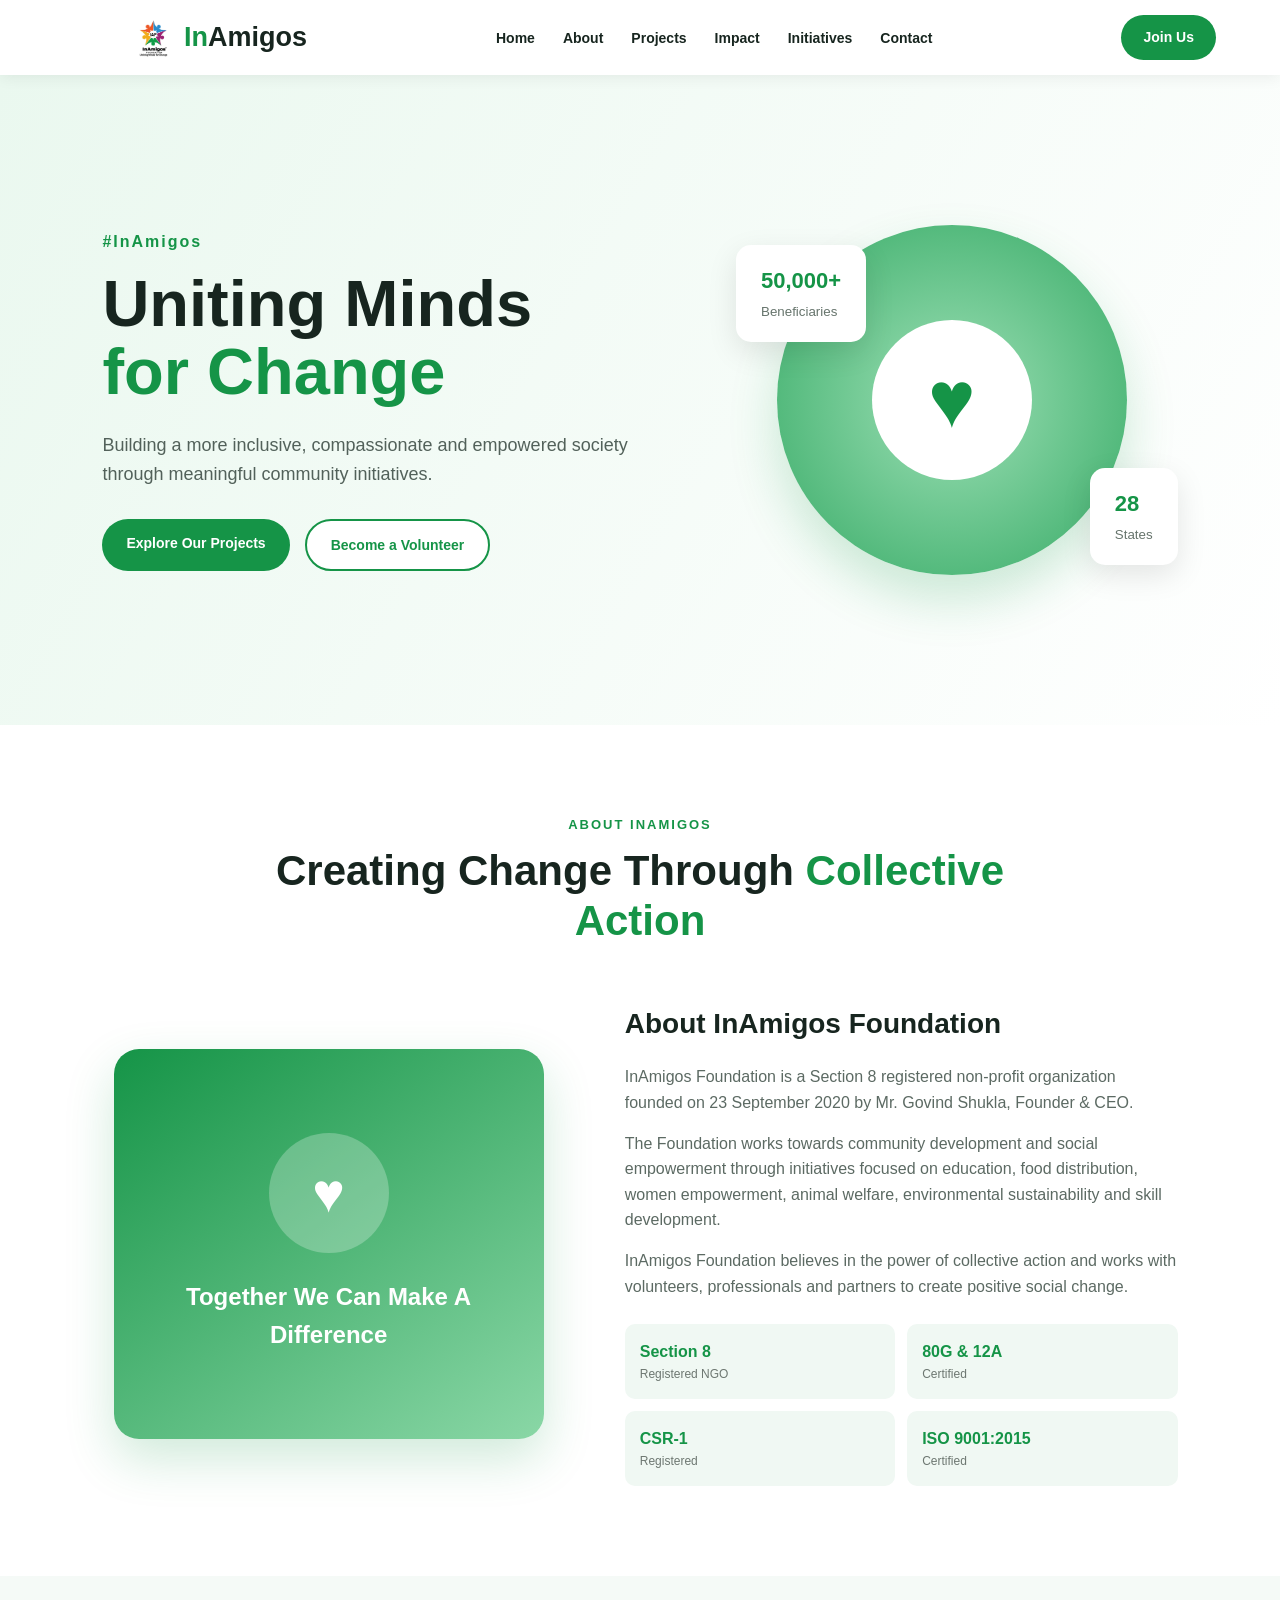
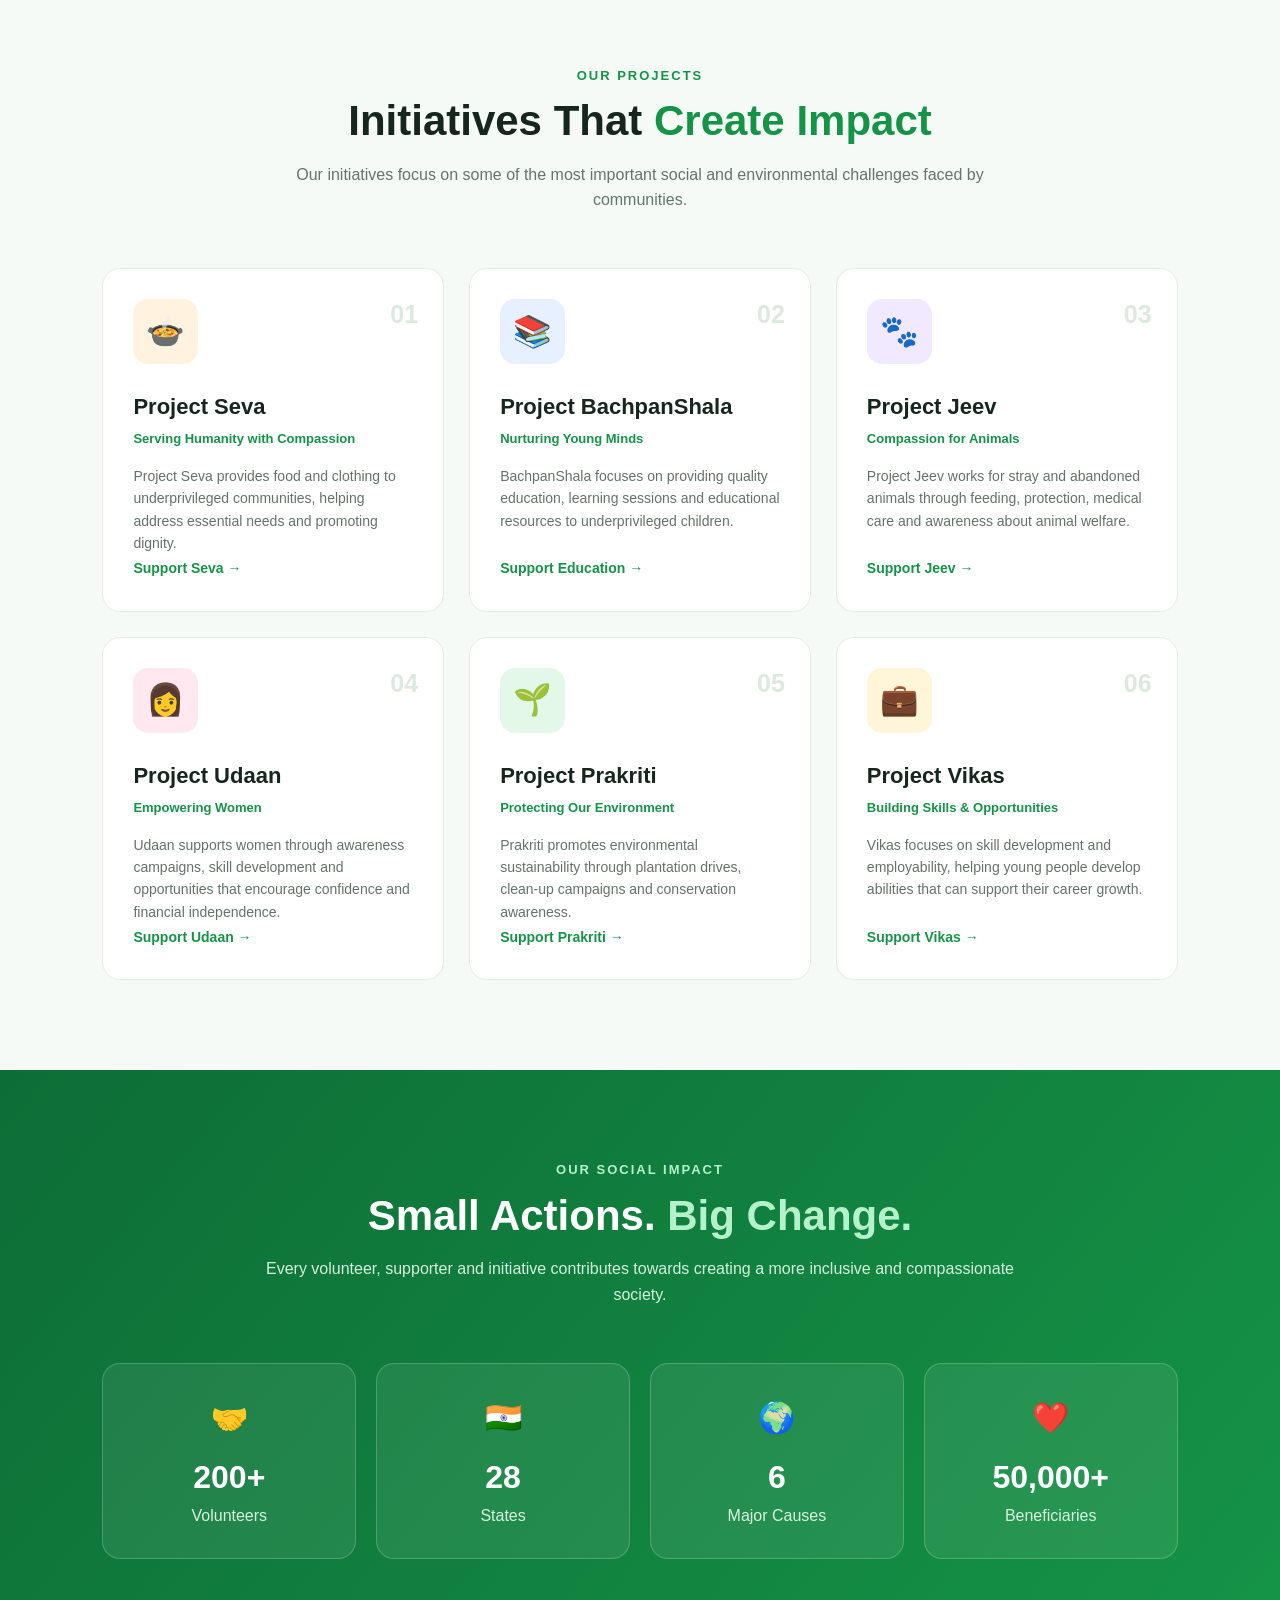
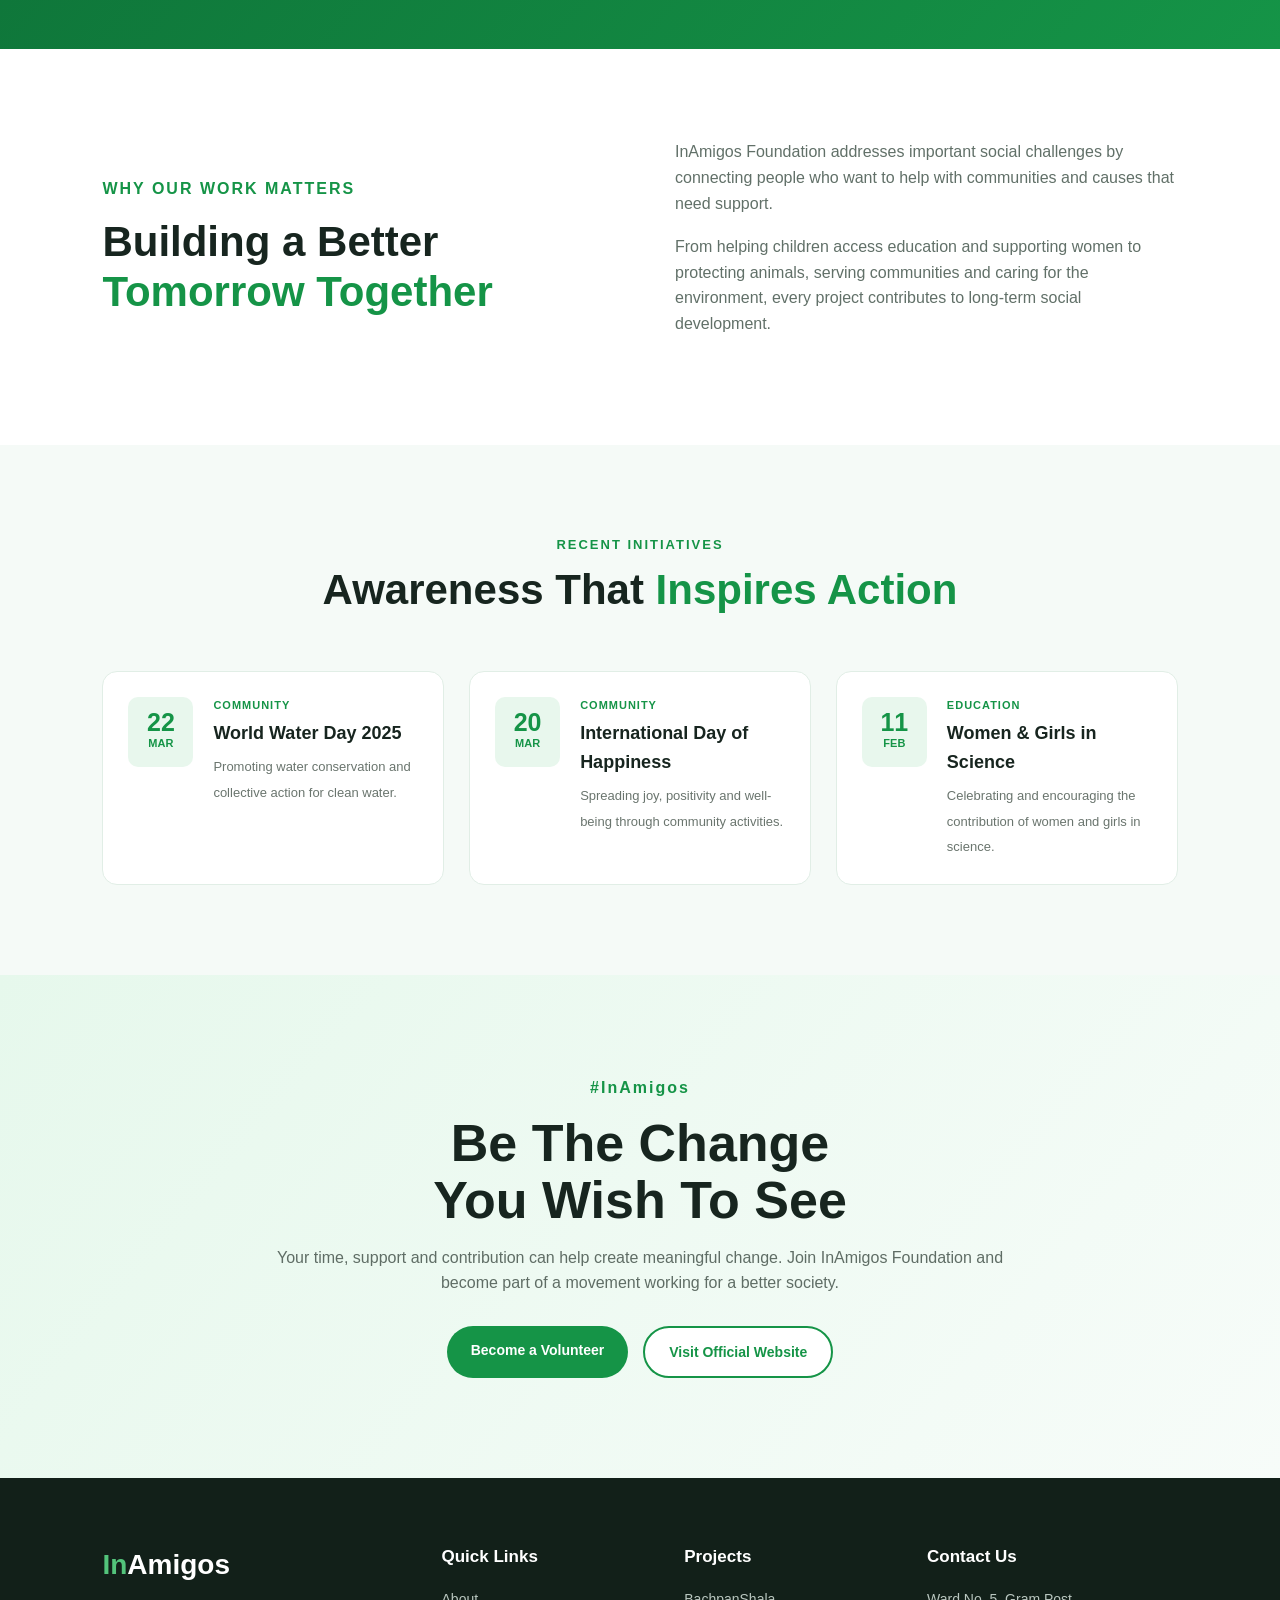
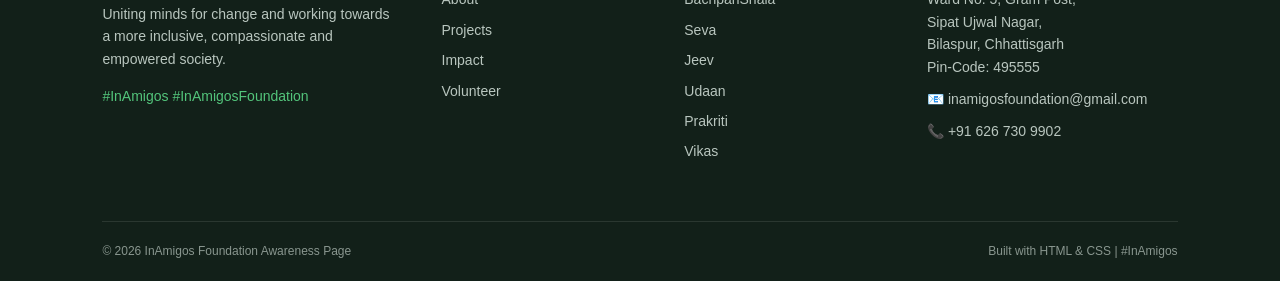
<file: index.html>
<!DOCTYPE html>
<html lang="en">
<head>
    <meta charset="UTF-8">
    <meta name="viewport" content="width=device-width, initial-scale=1.0">

    <title>InAmigos Foundation | Uniting Minds for Change</title>

    <link rel="stylesheet" href="style.css">
</head>

<body>
    <header>
        <nav class="navbar">

            <div class="logo">
                <img src="InAmigos.jpg" alt="Logo">
                <span>In</span>Amigos
                </div>

            <ul class="nav-links">
                <li><a href="#home">Home</a></li>
                <li><a href="#about">About</a></li>
                <li><a href="#projects">Projects</a></li>
                <li><a href="#impact">Impact</a></li>
                <li><a href="#events">Initiatives</a></li>
                <li><a href="#contact">Contact</a></li>
            </ul>

            <a href="#join" class="nav-btn">Join Us</a>

        </nav>
    </header>


    <section class="hero" id="home">

        <div class="hero-content">

            <p class="small-heading">#InAmigos</p>

            <h1>
                Uniting Minds
                <span>for Change</span>
            </h1>

            <p class="hero-text">
                Building a more inclusive, compassionate and empowered
                society through meaningful community initiatives.
            </p>

            <div class="hero-buttons">
                <a href="#projects" class="primary-btn">
                    Explore Our Projects
                </a>

                <a href="#join" class="secondary-btn">
                    Become a Volunteer
                </a>
            </div>

        </div>

        <div class="hero-visual">

            <div class="circle">
                <div class="heart">♥</div>
            </div>

            <div class="floating-card card-one">
                <strong>50,000+</strong>
                <small>Beneficiaries</small>
            </div>

            <div class="floating-card card-two">
                <strong>28</strong>
                <small>States</small>
            </div>

        </div>

    </section>

    <section class="about section" id="about">

        <div class="section-title">

            <p>ABOUT INAMIGOS</p>

            <h2>
                Creating Change Through
                <span>Collective Action</span>
            </h2>

        </div>

        <div class="about-content">

            <div class="about-image">
                <div class="image-box">
                    <div class="people-icon">♥</div>
                    <h3>Together We Can Make A Difference</h3>
                </div>
            </div>

            <div class="about-text">

                <h3>About InAmigos Foundation</h3>

                <p>
                    InAmigos Foundation is a Section 8 registered
                    non-profit organization founded on 23 September 2020
                    by Mr. Govind Shukla, Founder & CEO.
                </p>

                <p>
                    The Foundation works towards community development
                    and social empowerment through initiatives focused
                    on education, food distribution, women empowerment,
                    animal welfare, environmental sustainability and
                    skill development.
                </p>

                <p>
                    InAmigos Foundation believes in the power of
                    collective action and works with volunteers,
                    professionals and partners to create positive
                    social change.
                </p>

                <div class="certificates">

                    <div>
                        <strong>Section 8</strong>
                        <span>Registered NGO</span>
                    </div>

                    <div>
                        <strong>80G & 12A</strong>
                        <span>Certified</span>
                    </div>

                    <div>
                        <strong>CSR-1</strong>
                        <span>Registered</span>
                    </div>

                    <div>
                        <strong>ISO 9001:2015</strong>
                        <span>Certified</span>
                    </div>

                </div>

            </div>

        </div>

    </section>


    <section class="projects section" id="projects">

        <div class="section-title">

            <p>OUR PROJECTS</p>

            <h2>
                Initiatives That
                <span>Create Impact</span>
            </h2>

            <p class="section-description">
                Our initiatives focus on some of the most important
                social and environmental challenges faced by communities.
            </p>

        </div>


        <div class="project-grid">


            <div class="project-card">

                <div class="project-icon seva">
                    🍲
                </div>

                <div class="project-number">
                    01
                </div>

                <h3>Project Seva</h3>

                <p class="project-tag">
                    Serving Humanity with Compassion
                </p>

                <p>
                    Project Seva provides food and clothing to
                    underprivileged communities, helping address
                    essential needs and promoting dignity.
                </p>

                <a href="#join">Support Seva →</a>

            </div>


            <div class="project-card">

                <div class="project-icon education">
                    📚
                </div>

                <div class="project-number">
                    02
                </div>

                <h3>Project BachpanShala</h3>

                <p class="project-tag">
                    Nurturing Young Minds
                </p>

                <p>
                    BachpanShala focuses on providing quality education,
                    learning sessions and educational resources to
                    underprivileged children.
                </p>

                <a href="#join">Support Education →</a>

            </div>

            <div class="project-card">

                <div class="project-icon animals">
                    🐾
                </div>

                <div class="project-number">
                    03
                </div>

                <h3>Project Jeev</h3>

                <p class="project-tag">
                    Compassion for Animals
                </p>

                <p>
                    Project Jeev works for stray and abandoned animals
                    through feeding, protection, medical care and
                    awareness about animal welfare.
                </p>

                <a href="#join">Support Jeev →</a>

            </div>

            <div class="project-card">

                <div class="project-icon women">
                    👩
                </div>

                <div class="project-number">
                    04
                </div>

                <h3>Project Udaan</h3>

                <p class="project-tag">
                    Empowering Women
                </p>

                <p>
                    Udaan supports women through awareness campaigns,
                    skill development and opportunities that encourage
                    confidence and financial independence.
                </p>

                <a href="#join">Support Udaan →</a>

            </div>

            <div class="project-card">

                <div class="project-icon nature">
                    🌱
                </div>

                <div class="project-number">
                    05
                </div>

                <h3>Project Prakriti</h3>

                <p class="project-tag">
                    Protecting Our Environment
                </p>

                <p>
                    Prakriti promotes environmental sustainability through
                    plantation drives, clean-up campaigns and conservation
                    awareness.
                </p>

                <a href="#join">Support Prakriti →</a>

            </div>


            <div class="project-card">

                <div class="project-icon skills">
                    💼
                </div>

                <div class="project-number">
                    06
                </div>

                <h3>Project Vikas</h3>

                <p class="project-tag">
                    Building Skills & Opportunities
                </p>

                <p>
                    Vikas focuses on skill development and employability,
                    helping young people develop abilities that can
                    support their career growth.
                </p>

                <a href="#join">Support Vikas →</a>

            </div>

        </div>

    </section>

    <section class="impact section" id="impact">

        <div class="section-title light">

            <p>OUR SOCIAL IMPACT</p>

            <h2>
                Small Actions.
                <span>Big Change.</span>
            </h2>

            <p>
                Every volunteer, supporter and initiative contributes
                towards creating a more inclusive and compassionate society.
            </p>

        </div>


        <div class="impact-grid">

            <div class="impact-card">

                <div class="impact-icon">🤝</div>

                <h3>200+</h3>

                <p>Volunteers</p>

            </div>


            <div class="impact-card">

                <div class="impact-icon">🇮🇳</div>

                <h3>28</h3>

                <p>States</p>

            </div>


            <div class="impact-card">

                <div class="impact-icon">🌍</div>

                <h3>6</h3>

                <p>Major Causes</p>

            </div>


            <div class="impact-card">

                <div class="impact-icon">❤️</div>

                <h3>50,000+</h3>

                <p>Beneficiaries</p>

            </div>

        </div>

    </section>

    <section class="purpose section">

        <div class="purpose-content">

            <div>

                <p class="small-heading">
                    WHY OUR WORK MATTERS
                </p>

                <h2>
                    Building a Better
                    <span>Tomorrow Together</span>
                </h2>

            </div>

            <div>

                <p>
                    InAmigos Foundation addresses important social
                    challenges by connecting people who want to help
                    with communities and causes that need support.
                </p>

                <p>
                    From helping children access education and supporting
                    women to protecting animals, serving communities and
                    caring for the environment, every project contributes
                    to long-term social development.
                </p>

            </div>

        </div>

    </section>

    <section class="events section" id="events">

        <div class="section-title">

            <p>RECENT INITIATIVES</p>

            <h2>
                Awareness That
                <span>Inspires Action</span>
            </h2>

        </div>


        <div class="event-grid">


            <div class="event-card">

                <div class="event-date">
                    <strong>22</strong>
                    <span>MAR</span>
                </div>

                <div>

                    <p>COMMUNITY</p>

                    <h3>World Water Day 2025</h3>

                    <span>
                        Promoting water conservation and
                        collective action for clean water.
                    </span>

                </div>

            </div>


            <div class="event-card">

                <div class="event-date">
                    <strong>20</strong>
                    <span>MAR</span>
                </div>

                <div>

                    <p>COMMUNITY</p>

                    <h3>International Day of Happiness</h3>

                    <span>
                        Spreading joy, positivity and
                        well-being through community activities.
                    </span>

                </div>

            </div>


            <div class="event-card">

                <div class="event-date">
                    <strong>11</strong>
                    <span>FEB</span>
                </div>

                <div>

                    <p>EDUCATION</p>

                    <h3>Women & Girls in Science</h3>

                    <span>
                        Celebrating and encouraging the contribution
                        of women and girls in science.
                    </span>

                </div>

            </div>

        </div>

    </section>



    <section class="cta" id="join">

        <div class="cta-content">

            <p>#InAmigos</p>

            <h2>
                Be The Change
                <br>
                You Wish To See
            </h2>

            <p>
                Your time, support and contribution can help create
                meaningful change. Join InAmigos Foundation and become
                part of a movement working for a better society.
            </p>

            <div class="cta-buttons">

                <a
                    href="https://forms.gle/"
                    target="_blank"
                    class="primary-btn"
                >
                    Become a Volunteer
                </a>

                <a
                    href="https://www.inamigosfoundation.org.in/"
                    target="_blank"
                    class="secondary-btn"
                >
                    Visit Official Website
                </a>

            </div>

        </div>

    </section>


    <footer id="contact">

        <div class="footer-container">


            <div class="footer-about">

                <h2>
                    <span>In</span>Amigos
                </h2>

                <p>
                    Uniting minds for change and working towards
                    a more inclusive, compassionate and empowered society.
                </p>

                <p class="hashtag">
                    #InAmigos #InAmigosFoundation
                </p>

            </div>


            <div class="footer-links">

                <h3>Quick Links</h3>

                <a href="#about">About</a>
                <a href="#projects">Projects</a>
                <a href="#impact">Impact</a>
                <a href="#join">Volunteer</a>

            </div>


            <div class="footer-links">

                <h3>Projects</h3>

                <a href="#projects">BachpanShala</a>
                <a href="#projects">Seva</a>
                <a href="#projects">Jeev</a>
                <a href="#projects">Udaan</a>
                <a href="#projects">Prakriti</a>
                <a href="#projects">Vikas</a>

            </div>


            <div class="footer-contact">

                <h3>Contact Us</h3>

                <p>
                    Ward No. 5, Gram Post,<br>
                    Sipat Ujwal Nagar,<br>
                    Bilaspur, Chhattisgarh<br>
                    Pin-Code: 495555
                </p>

                <p>
                    📧 inamigosfoundation@gmail.com
                </p>

                <p>
                    📞 +91 626 730 9902
                </p>

            </div>

        </div>


        <div class="footer-bottom">

            <p>
                © 2026 InAmigos Foundation Awareness Page
            </p>

            <p>
                Built with HTML & CSS | #InAmigos
            </p>

        </div>

    </footer>

</body>
</html>
</file>
<file: style.css>
* {
    margin: 0;
    padding: 0;
    box-sizing: border-box;
}

html {
    scroll-behavior: smooth;
}

body {
    font-family: Arial, Helvetica, sans-serif;
    background: #f8faf9;
    color: #17251f;
    line-height: 1.6;
}

a {
    text-decoration: none;
    color: inherit;
}

section {
    scroll-margin-top: 80px;
}



header {
    background: white;
    position: sticky;
    top: 0;
    z-index: 1000;
    box-shadow: 0 2px 15px rgba(0,0,0,0.07);
}

.navbar {
    width: 90%;
    max-width: 1200px;
    margin: auto;

    min-height: 75px;

    display: flex;
    align-items: center;
    justify-content: space-between;
}

.logo {
    display: flex;
    align-items: center;
    gap: 0;
}

.logo img {
    width: 180px;
    height: 60px;
    object-fit: contain;
    
}

.logo {
    font-size: 27px;
    font-weight: 800;
    color: #17251f;
}

.logo span {
    color: #159447;
    margin-left: -60px;
}

.nav-links {
    list-style: none;

    display: flex;
    gap: 28px;
}

.nav-links a {
    font-size: 14px;
    font-weight: 600;
    transition: 0.3s;
}

.nav-links a:hover {
    color: #159447;
}

.nav-btn {
    background: #159447;
    color: white;

    padding: 11px 22px;
    border-radius: 25px;

    font-weight: bold;
    font-size: 14px;

    transition: 0.3s;
}

.nav-btn:hover {
    background: #0e6f35;
}


.primary-btn,
.secondary-btn {
    display: inline-block;

    padding: 13px 24px;

    border-radius: 30px;

    font-size: 14px;
    font-weight: bold;

    transition: 0.3s;
}

.primary-btn {
    background: #159447;
    color: white;
}

.primary-btn:hover {
    background: #0e6f35;
    transform: translateY(-2px);
}

.secondary-btn {
    border: 2px solid #159447;
    color: #159447;
    background: white;
}

.secondary-btn:hover {
    background: #159447;
    color: white;
}


.hero {
    min-height: 650px;

    background:
        linear-gradient(
            120deg,
            #eaf8ef,
            #ffffff
        );

    display: flex;
    align-items: center;
    justify-content: space-between;

    padding: 70px 8%;
    overflow: hidden;
}

.hero-content {
    width: 52%;
}

.small-heading {
    color: #159447;
    font-weight: 800;
    letter-spacing: 2px;
    margin-bottom: 15px;
}

.hero h1 {
    font-size: 65px;
    line-height: 1.05;
    margin-bottom: 25px;
}

.hero h1 span {
    color: #159447;
    display: block;
}

.hero-text {
    max-width: 570px;
    font-size: 18px;
    color: #52615a;
    margin-bottom: 30px;
}

.hero-buttons {
    display: flex;
    gap: 15px;
    flex-wrap: wrap;
}


.hero-visual {
    width: 42%;
    height: 450px;

    position: relative;

    display: flex;
    justify-content: center;
    align-items: center;
}

.circle {
    width: 350px;
    height: 350px;

    border-radius: 50%;

    background:
        radial-gradient(
            circle,
            #9ee0b6,
            #35aa65
        );

    display: flex;
    justify-content: center;
    align-items: center;

    box-shadow: 0 25px 50px rgba(21,148,71,0.2);
}

.heart {
    width: 160px;
    height: 160px;

    background: white;

    border-radius: 50%;

    display: flex;
    justify-content: center;
    align-items: center;

    color: #159447;
    font-size: 80px;
}

.floating-card {
    position: absolute;

    background: white;

    padding: 18px 25px;

    border-radius: 15px;

    box-shadow: 0 10px 30px rgba(0,0,0,0.1);
}

.floating-card strong {
    display: block;
    color: #159447;
    font-size: 22px;
}

.floating-card small {
    color: #66746c;
}

.card-one {
    top: 70px;
    left: 10px;
    transition: 0.3s;
}
.card-one:hover{
    border: 2px solid rgb(13, 134, 13);
    transform: translateY(-5px);
}

.card-two {
    bottom: 60px;
    right: 0;
    transition: 0.3s;
}
.card-two:hover{
    border: 2px solid rgb(13, 134, 13);
    transform: translateY(-5px);
}
.section {
    padding: 90px 8%;
}

.section-title {
    max-width: 750px;
    margin: 0 auto 55px;
    text-align: center;
}

.section-title > p:first-child {
    color: #159447;
    font-weight: bold;
    letter-spacing: 2px;
    font-size: 13px;
}

.section-title h2 {
    font-size: 42px;
    line-height: 1.2;
    margin-top: 10px;
}

.section-title h2 span {
    color: #159447;
}

.section-description {
    margin-top: 15px;
    color: #66746c;
}

.about {
    background: white;
}

.about-content {
    max-width: 1150px;
    margin: auto;

    display: grid;
    grid-template-columns: 0.9fr 1.1fr;

    gap: 70px;
    align-items: center;
}

.about-image {
    min-height: 400px;

    display: flex;
    justify-content: center;
    align-items: center;
}

.image-box {
    width: 100%;
    max-width: 430px;
    height: 390px;

    border-radius: 25px;

    background:
        linear-gradient(
            145deg,
            #159447,
            #8ad7a6
        );

    display: flex;
    flex-direction: column;
    justify-content: center;
    align-items: center;

    color: white;
    text-align: center;

    padding: 30px;

    box-shadow: 0 20px 50px rgba(21,148,71,0.2);
}

.people-icon {
    width: 120px;
    height: 120px;

    border-radius: 50%;

    background: rgba(255,255,255,0.25);

    display: flex;
    align-items: center;
    justify-content: center;

    font-size: 55px;

    margin-bottom: 25px;
}

.image-box h3 {
    font-size: 24px;
}

.about-text h3 {
    font-size: 28px;
    margin-bottom: 18px;
}

.about-text p {
    color: #5c6a63;
    margin-bottom: 15px;
}

.certificates {
    display: grid;
    grid-template-columns: repeat(2, 1fr);

    gap: 12px;

    margin-top: 25px;
}

.certificates div {
    background: #f0f8f3;

    padding: 15px;

    border-radius: 10px;
}

.certificates strong,
.certificates span {
    display: block;
}

.certificates strong {
    color: #159447;
}

.certificates span {
    font-size: 12px;
    color: #6d7771;
}


.projects {
    background: #f5faf7;
}

.project-grid {
    max-width: 1200px;
    margin: auto;

    display: grid;

    grid-template-columns:
        repeat(3, 1fr);

    gap: 25px;
}

.project-card {
    background: white;

    padding: 30px;

    border-radius: 18px;

    position: relative;

    overflow: hidden;

    border: 1px solid #e3eee7;

    transition: 0.3s;
}

.project-card:hover {
    transform: translateY(-8px);

    box-shadow:
        0 15px 35px rgba(0,0,0,0.08);
}

.project-icon {
    width: 65px;
    height: 65px;

    border-radius: 15px;

    display: flex;
    justify-content: center;
    align-items: center;

    font-size: 31px;

    margin-bottom: 25px;
}

.seva {
    background: #fff2df;
}

.education {
    background: #e7f0ff;
}

.animals {
    background: #f1e9ff;
}

.women {
    background: #ffe8ef;
}

.nature {
    background: #e3f8e9;
}

.skills {
    background: #fff5d9;
}

.project-number {
    position: absolute;

    top: 25px;
    right: 25px;

    color: #dce9e0;

    font-size: 25px;
    font-weight: bold;
}

.project-card h3 {
    font-size: 22px;
    margin-bottom: 5px;
}

.project-tag {
    color: #159447 !important;

    font-size: 13px;
    font-weight: bold;

    margin-bottom: 15px !important;
}

.project-card > p:not(.project-tag) {
    color: #65726b;

    font-size: 14px;

    min-height: 90px;
}

.project-card a {
    color: #159447;

    font-size: 14px;
    font-weight: bold;
}


.impact {
    background:
        linear-gradient(
            130deg,
            #0d6d36,
            #159447
        );

    color: white;
}

.section-title.light > p:first-child {
    color: #b5f1ca;
}

.section-title.light h2 span {
    color: #b5f1ca;
}

.section-title.light > p:last-child {
    color: #d5f0df;
    margin-top: 15px;
}

.impact-grid {
    max-width: 1100px;
    margin: auto;

    display: grid;

    grid-template-columns:
        repeat(4, 1fr);

    gap: 20px;
}

.impact-card {
    text-align: center;

    padding: 30px 15px;

    border:
        1px solid rgba(255,255,255,0.2);

    background:
        rgba(255,255,255,0.08);

    border-radius: 18px;
    transition: 0.3s;
}
.impact-card:hover {
    border: 2px solid white;
    transform: translateY(-5px);
}
.impact-icon {
    font-size: 30px;
    margin-bottom: 10px;
}

.impact-card h3 {
    font-size: 32px;
}

.impact-card p {
    color: #d8f2e0;
}


.purpose {
    background: white;
}

.purpose-content {
    max-width: 1100px;
    margin: auto;

    display: grid;
    grid-template-columns: 1fr 1fr;

    gap: 70px;

    align-items: center;
}

.purpose h2 {
    font-size: 42px;
    line-height: 1.2;
}

.purpose h2 span {
    color: #159447;
}

.purpose-content > div:last-child p {
    color: #617068;
    margin-bottom: 18px;
}


.events {
    background: #f5faf7;
}

.event-grid {
    max-width: 1100px;
    margin: auto;

    display: grid;

    grid-template-columns:
        repeat(3, 1fr);

    gap: 25px;
}

.event-card {
    background: white;

    border-radius: 15px;

    padding: 25px;

    display: flex;

    gap: 20px;

    border: 1px solid #e1eee6;

    transition: 0.3s;
}

.event-card:hover {
    transform: translateY(-5px);
}

.event-date {
    min-width: 65px;
    height: 70px;

    background: #e8f7ed;

    color: #159447;

    border-radius: 10px;

    display: flex;
    flex-direction: column;

    justify-content: center;
    align-items: center;
}

.event-date strong {
    font-size: 25px;
    line-height: 1;
}

.event-date span {
    font-size: 11px;
    font-weight: bold;
}

.event-card p {
    color: #159447;

    font-size: 11px;

    font-weight: bold;

    letter-spacing: 1px;
}

.event-card h3 {
    font-size: 18px;

    margin: 5px 0;
}

.event-card > div:last-child > span {
    font-size: 13px;

    color: #6a756e;
}

.cta {
    padding: 100px 8%;

    background:
        linear-gradient(
            130deg,
            #e6f8ec,
            #f7fcf9
        );

    text-align: center;
}

.cta-content {
    max-width: 750px;
    margin: auto;
}

.cta-content > p:first-child {
    color: #159447;

    font-weight: bold;

    letter-spacing: 2px;
}

.cta h2 {
    font-size: 52px;

    line-height: 1.1;

    margin: 15px 0;
}

.cta-content > p:nth-child(3) {
    color: #5f6d65;

    margin-bottom: 30px;
}

.cta-buttons {
    display: flex;

    justify-content: center;

    gap: 15px;

    flex-wrap: wrap;
}


footer {
    background: #122019;

    color: white;

    padding: 65px 8% 20px;
}

.footer-container {
    max-width: 1200px;
    margin: auto;

    display: grid;

    grid-template-columns:
        1.5fr 1fr 1fr 1.3fr;

    gap: 50px;
}

.footer-about h2 {
    font-size: 28px;
    margin-bottom: 15px;
}

.footer-about h2 span {
    color: #53c47b;
}

.footer-about p {
    color: #b9c6bf;

    font-size: 14px;

    max-width: 350px;
}

.footer-about .hashtag {
    color: #53c47b;

    margin-top: 15px;
}

footer h3 {
    margin-bottom: 18px;

    font-size: 17px;
}

.footer-links a {
    display: block;

    color: #b9c6bf;

    font-size: 14px;

    margin-bottom: 8px;

    transition: 0.3s;
}

.footer-links a:hover {
    color: #53c47b;
}

.footer-contact p {
    color: #b9c6bf;

    font-size: 14px;

    margin-bottom: 10px;
}

.footer-bottom {
    max-width: 1200px;

    margin: 50px auto 0;

    padding-top: 20px;

    border-top:
        1px solid rgba(255,255,255,0.1);

    display: flex;

    justify-content: space-between;

    color: #89968f;

    font-size: 12px;
}


@media (max-width: 900px) {

    .nav-links {
        display: none;
    }

    .hero {
        flex-direction: column;

        text-align: center;

        padding-top: 60px;
    }

    .hero-content {
        width: 100%;
    }

    .hero h1 {
        font-size: 50px;
    }

    .hero-text {
        margin-left: auto;
        margin-right: auto;
    }

    .hero-buttons {
        justify-content: center;
    }

    .hero-visual {
        width: 100%;

        margin-top: 40px;
    }

    .about-content,
    .purpose-content {
        grid-template-columns: 1fr;
    }

    .project-grid {
        grid-template-columns:
            repeat(2, 1fr);
    }

    .impact-grid {
        grid-template-columns:
            repeat(2, 1fr);
    }

    .event-grid {
        grid-template-columns:
            repeat(2, 1fr);
    }

    .footer-container {
        grid-template-columns:
            repeat(2, 1fr);
    }
}


@media (max-width: 600px) {

    .navbar {
        width: 92%;
    }

    .nav-btn {
        display: none;
    }

    .hero {
        padding: 55px 5%;
    }

    .hero h1 {
        font-size: 42px;
    }

    .hero-text {
        font-size: 16px;
    }

    .circle {
        width: 270px;
        height: 270px;
    }

    .heart {
        width: 120px;
        height: 120px;

        font-size: 60px;
    }

    .card-one {
        left: -5px;
    }

    .card-two {
        right: -5px;
    }

    .section {
        padding: 70px 5%;
    }

    .section-title h2,
    .purpose h2 {
        font-size: 32px;
    }

    .project-grid,
    .event-grid {
        grid-template-columns: 1fr;
    }

    .impact-grid {
        grid-template-columns:
            repeat(2, 1fr);
    }

    .about-content {
        gap: 30px;
    }

    .footer-container {
        grid-template-columns: 1fr;
    }

    .footer-bottom {
        flex-direction: column;
        gap: 8px;
    }

}
</file>
